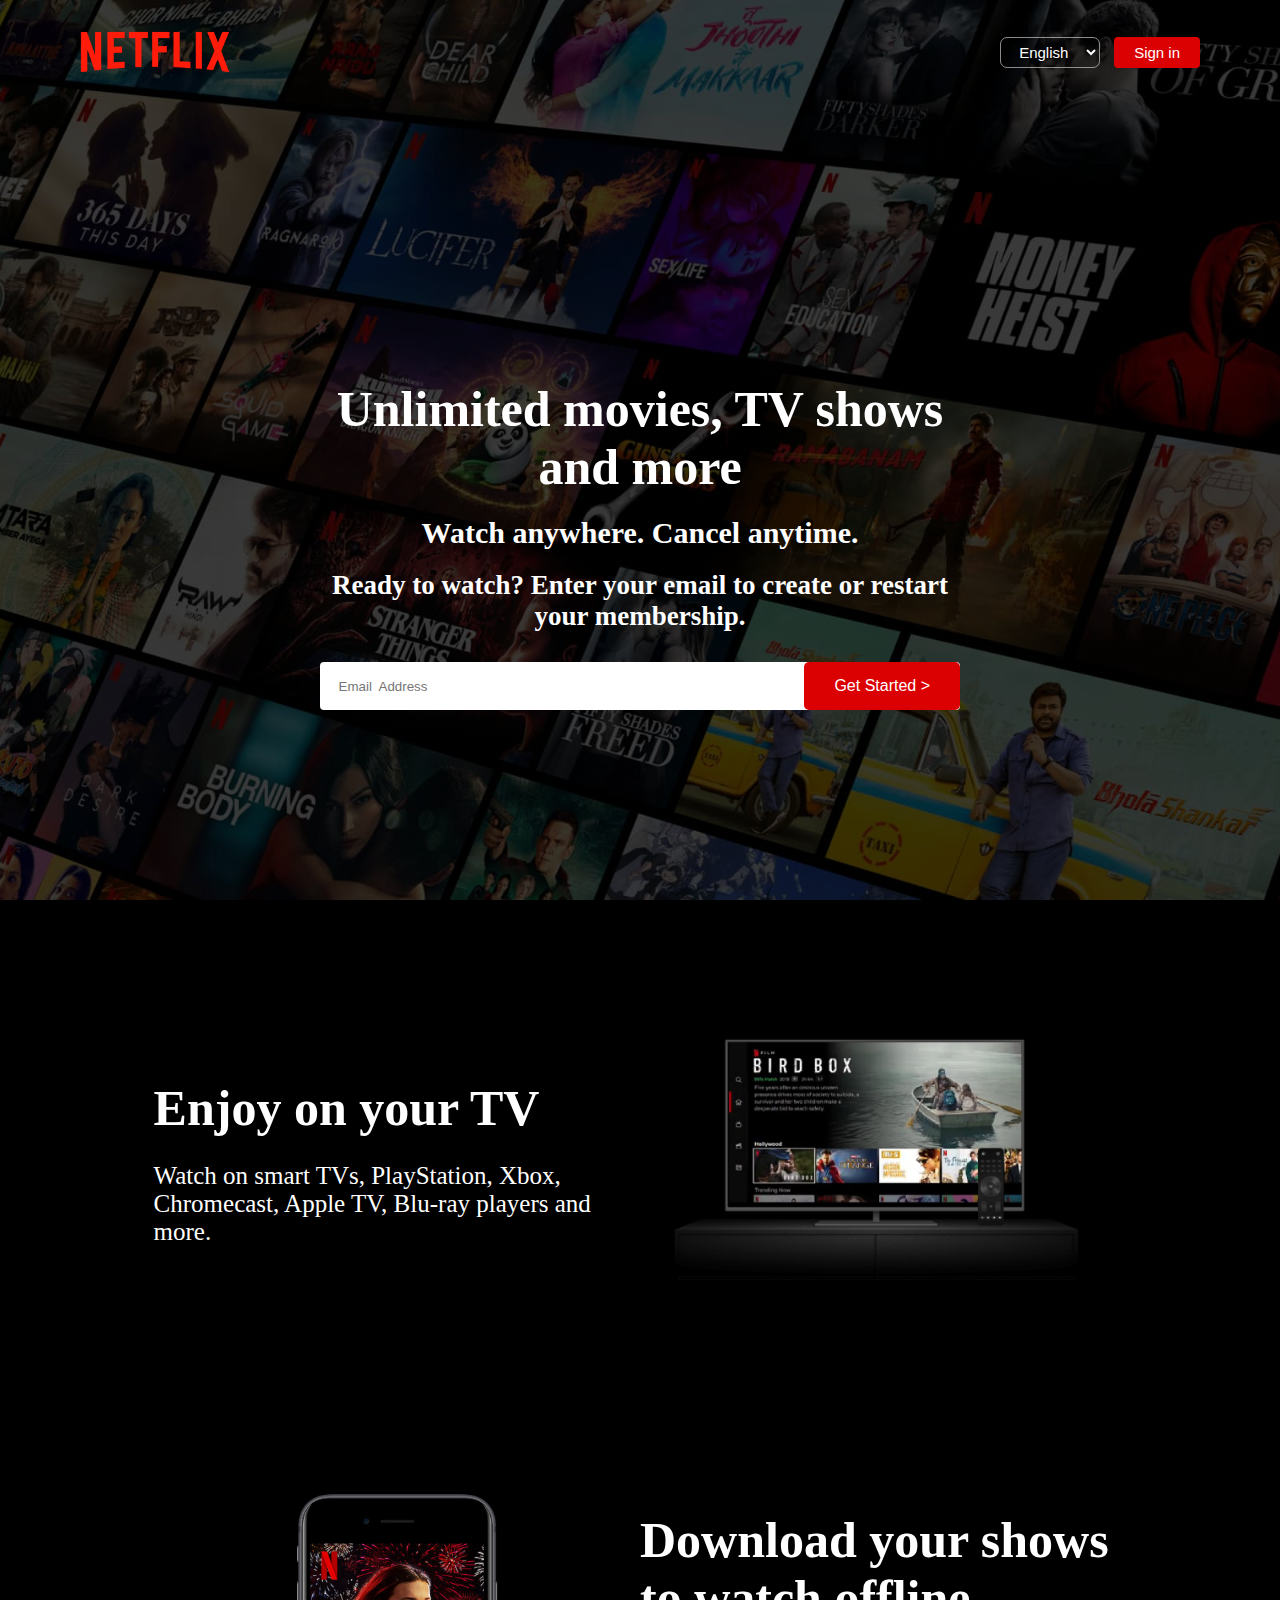
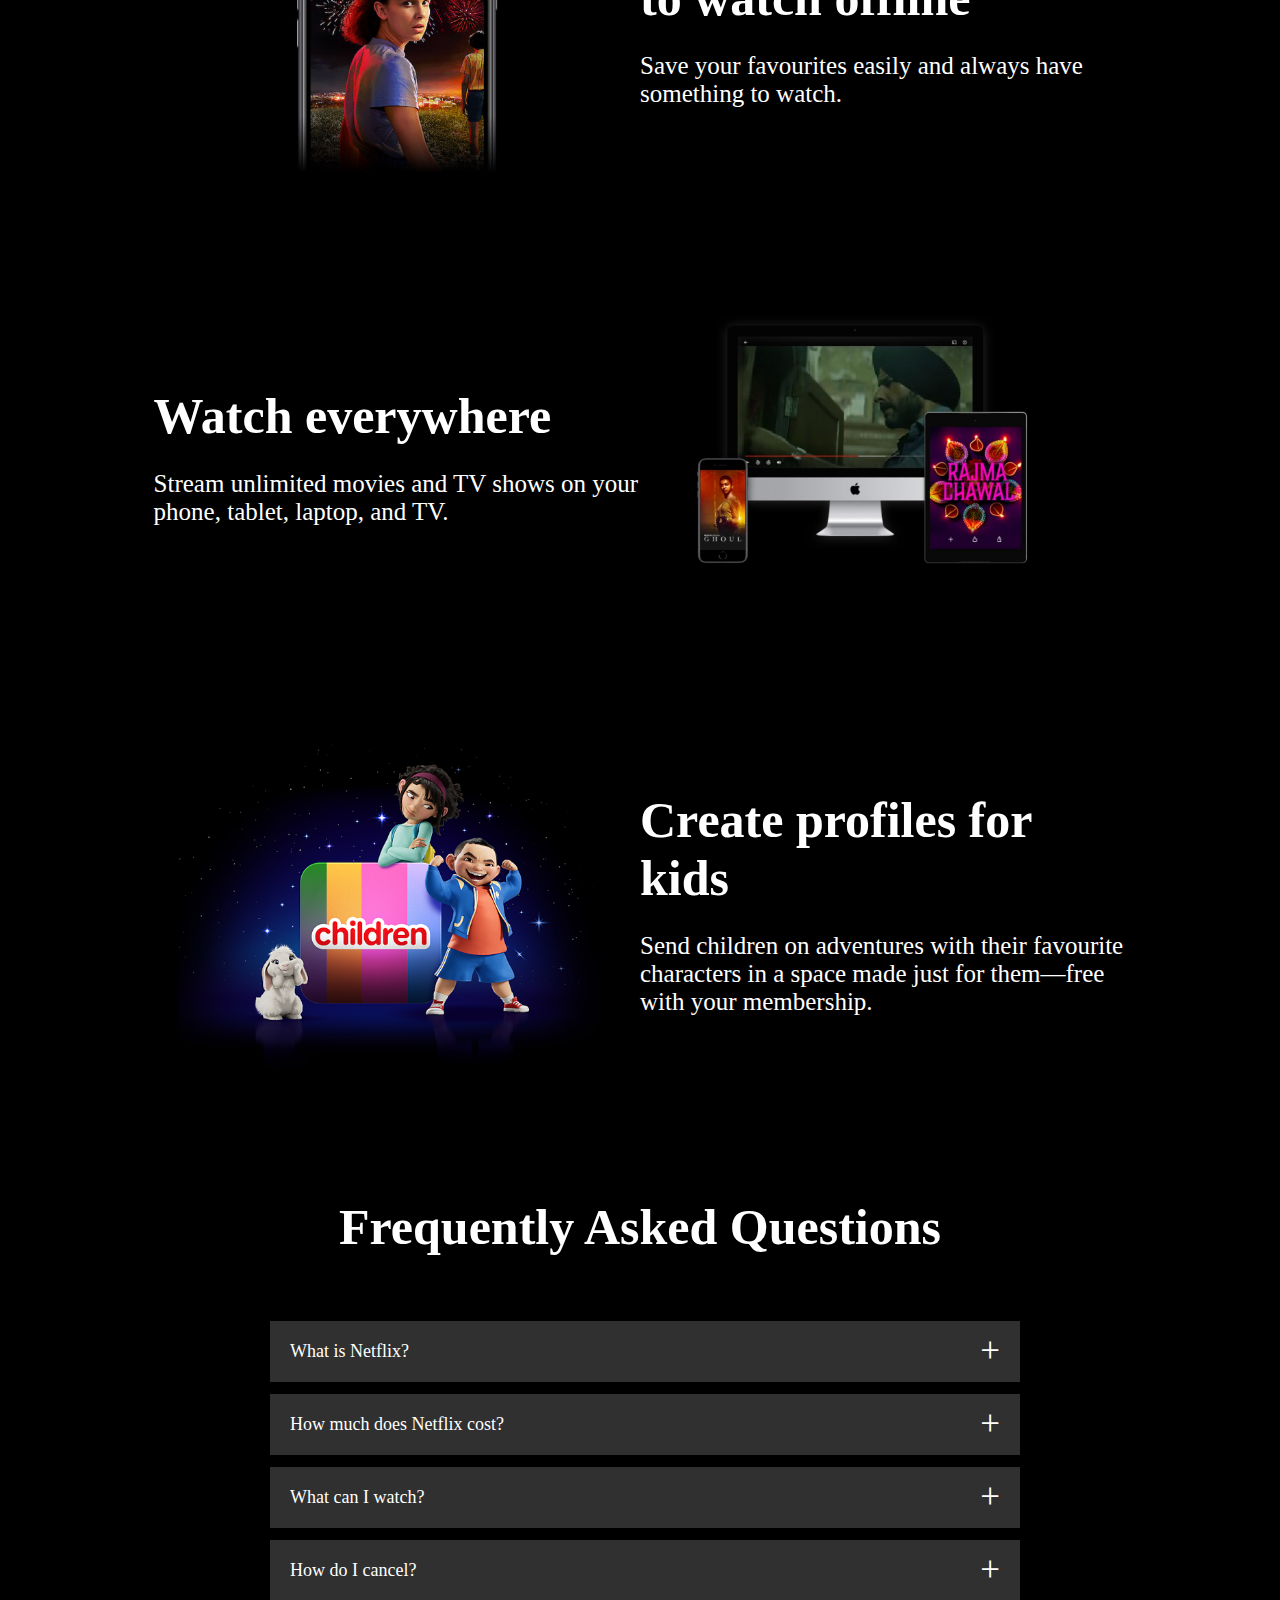
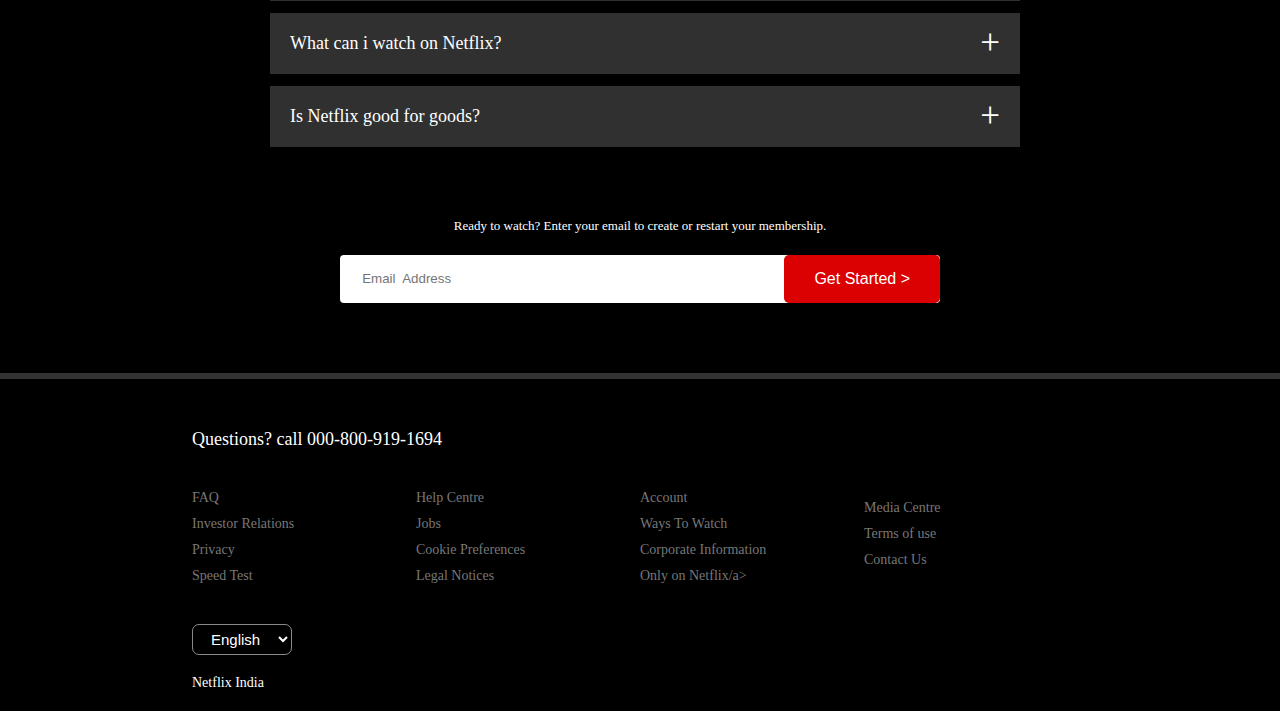
<file: NETFLIX-CLONE/index.html>
<!DOCTYPE HTML>
<html>
<head>
    <meta charset="UTF-8">
    <meta name="viewport" content="width=device-width, initial-scale=1.0">
    <title>Netflix</title>
    <link rel="stylesheet" href="style.css" >

</head>
<body>
    <div class="container">
        <nav>
            <img src= "PICTURES/netflix_logo.png" class="logo">
        <div>
            <select class="language-btn">
                <option> English</option>
                <option>Hindi</option>
            </select>
            <button>Sign in</button>
        </div>
        </nav>
        <div class="contain1">
            <h1> Unlimited movies, TV shows and more </h1>
            <h3> Watch anywhere. Cancel anytime. </h3>
            <h4> Ready to watch? Enter your email to create or restart your membership. </h4>
            <form class="email-signup">
                <input type="email" placeholder="     Email  Address" required>
                <button type="submit">Get Started > </button>
            </form>
        </div>   
    </div>
    <div class="contain2">
        <div class="row">
            <div class="text-col">
                <h2>Enjoy on your TV</h2>
                <p>Watch on smart TVs, PlayStation, Xbox, Chromecast, Apple TV, Blu-ray players and more.</p>
            </div>
            <div class="img-col">
                <img src="PICTURES/netflix-TV.jpg">
            </div>
        </div>
        <div class="row">
            <div class="img-col">
                <img src="PICTURES/netflix-mobile.jpg">
            </div>
            <div class="text-col">
                <h2>Download your shows to watch offline</h2>
                <p>Save your favourites easily and always have something to watch.</p>
            </div>
        </div>
        <div class="row">
            <div class="text-col">
                <h2>Watch everywhere</h2>
                <p>Stream unlimited movies and TV shows on your phone, tablet, laptop, and TV.</p>
            </div>
            <div class="img-col">
                <img src="PICTURES/netflix-watch.jpg">
            </div>
        </div>
        <div class="row">
            <div class="img-col">
                <img src="PICTURES/netflix-cartoon.png">
            </div>
            <div class="text-col">
                <h2>Create profiles for kids</h2>
                <p>Send children on adventures with their favourite characters in a space made just for them—free with your membership.</p>
            </div>
        </div>
    </div>
    <div class="faq">
        <h2>Frequently Asked Questions</h2>
        <ul class="accordion">
            <li>
                <input type="radio" name="accordion" id="first">
                <label for="first">What is Netflix?</label>
                <div class="content">
                    <p>Netflix is a streaming service that offers a wide variety of award-winning TV shows, movies, anime, documentaries and more – on thousands of internet-connected devices.
                      You can watch as much as you want, whenever you want, without a single ad – all for one low monthly price. There's always something new to discover, and new TV shows and movies are added every week!</p>
                </div>
            </li>
            <li>
                <input type="radio" name="accordion" id="second">
                <label for="second">How much does Netflix cost? </label>
                <div class="content">
                    <p>Watch Netflix on your smartphone, tablet, Smart TV, laptop, or streaming device, all for one fixed monthly fee. Plans range from ₹ 149 to ₹ 649 a month. No extra costs, no contracts.</p>
                </div>
            </li>
            <li>
                <input type="radio" name="accordion" id="third">
                <label for="third">What can I watch?</label>
                <div class="content">
                    <p>Watch anywhere, anytime. Sign in with your Netflix account to watch instantly on the web at netflix.com from your personal computer or on any internet-connected device that offers the Netflix app, including smart TVs, smartphones, tablets, streaming media players and game consoles.
                       You can also download your favourite shows with the iOS, Android, or Windows 10 app. Use downloads to watch while you're on the go and without an internet connection. Take Netflix with you anywhere.</p> 
                </div>
            </li>
            <li>
                <input type="radio" name="accordion" id="forth">
                <label for="forth">How do I cancel?</label>
                <div class="content">
                    <p>Netflix is flexible. There are no annoying contracts and no commitments. You can easily cancel your account online in two clicks. There are no cancellation fees – start or stop your account anytime.</p>
                </div>
            </li>
            <li>
                <input type="radio" name="accordion" id="fifth">
                <label for="fifth">What can i watch on Netflix?</label>
                <div class="content">
                    <p>Netflix has an extensive library of feature films, documentaries, TV shows, anime, award-winning Netflix originals, and more. Watch as much as you want, anytime you want.</p> 
                </div>
            </li>
            <li>
                <input type="radio" name="accordion" id="sixth">
                <label for="sixth">Is Netflix good for goods?</label>
                <div class="content">
                    <p>The Netflix Kids experience is included in your membership to give parents control while kids enjoy family-friendly TV shows and films in their own space.
                      Kids profiles come with PIN-protected parental controls that let you restrict the maturity rating of content kids can watch and block specific titles you don’t want kids to see.</p> 
                </div>
            </li>
        </ul>
        <small>Ready to watch? Enter your email to create or restart your membership.</small>
        <form class="email-signup">
            <input type="email" placeholder="      Email  Address" required>
            <button type="submit">Get Started > </button>
        </form>
    </div>
    <div class="footer">
        <h2>Questions? call 000-800-919-1694</h2>

        <div class="row">
            <div class="col">
                <a href="#">FAQ</a>
                <a href="#">Investor Relations</a>
                <a href="#">Privacy</a>
                <a href="#">Speed Test</a>
            </div>
            <div class="col">
                <a href="#">Help Centre</a>
                <a href="#">Jobs</a>
                <a href="#">Cookie Preferences</a>
                <a href="#">Legal Notices</a>
            </div>
            <div class="col">
                <a href="#">Account</a>
                <a href="#">Ways To Watch</a>
                <a href="#">Corporate Information</a>
                <a href="#">Only on Netflix/a>
            </div>
            <div class="col">
                <a href="#">Media Centre</a>
                <a href="#">Terms of use</a>
                <a href="#">Contact Us</a>
            </div>
        </div>
        <select class="language-btn">
            <option> English</option>
            <option>Hindi</option>
        </select>
        <p class="copyright-txt">Netflix India</p>
    </div>

</body>
</html>
</file>
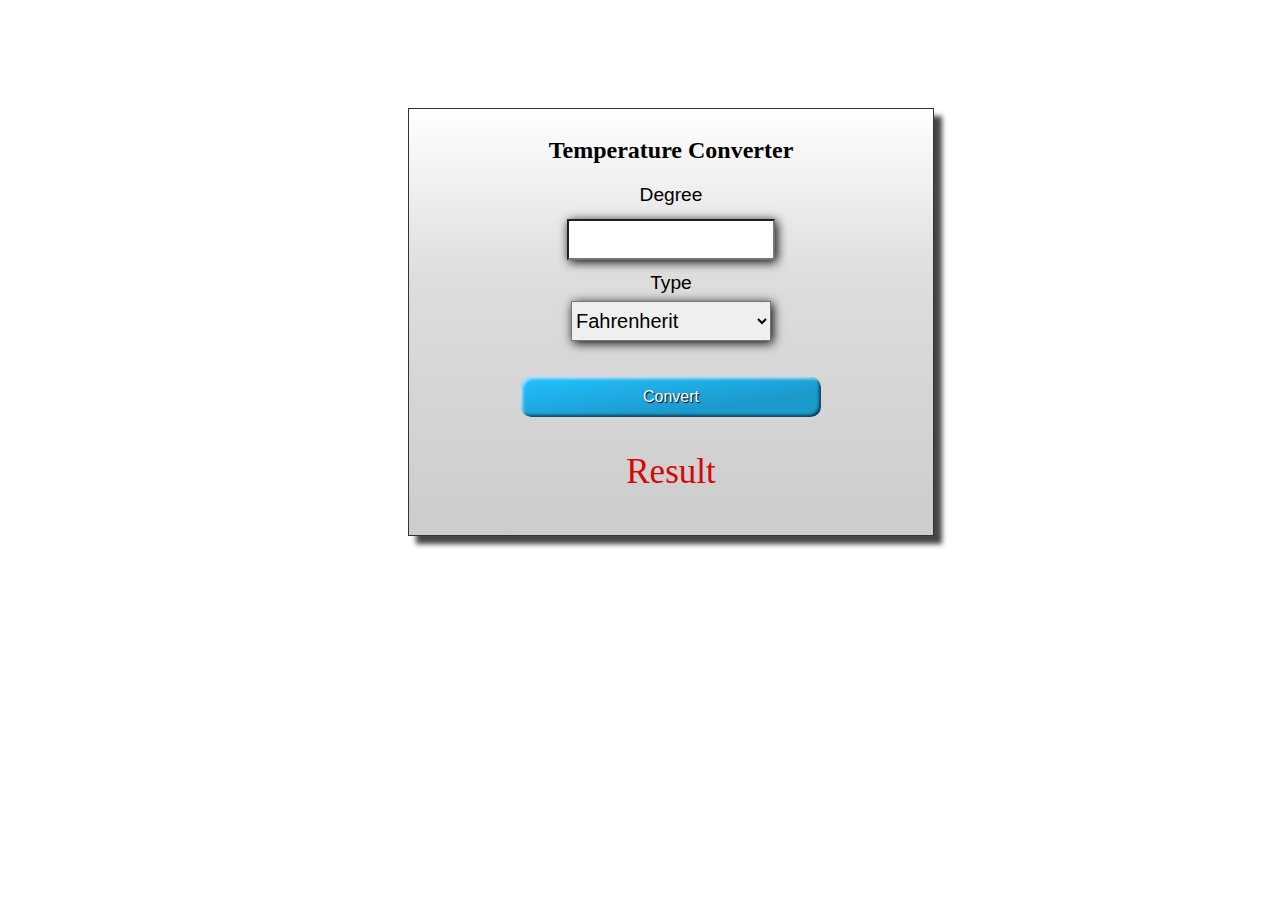
<file: Temperature Converter/temparature.html>
<!DOCTYPE html>
<html lang="en">
<head>
    <meta charset="UTF-8">
    <meta name="viewport" content="width=device-width, initial-scale=1.0">
    <title>Temperature Converter</title>
</head>
<body>
    <link rel="stylesheet" href="temp.css" />
   
    <div class="shadowbox" >
          <h2>Temperature Converter</h2>
        <form>
            <label for="lastName" class="degs">Degree</label>
            <input name="degree" type="number" class="deg" />
            <label for="type" class="typ">Type </label>
        <select name="type" class="unit" >
            <option >Fahrenherit</option>
            <option>Celcius</option>
            <option>Kelvin</option>
        </select> <br><br><br> 

        <button class="favorite styled" type="button">Convert</button>
        </form>
            <div class="output">
              <p>Result </p>
    </div>
              
      <script src="tempConvert.js"></script>
   </body>
</html>
</file>
<file: NETFLIX-CLONE/style.css>
*{
    margin: 0;
    padding: 0;
}

body{
    background: #000;
    color: #fff;
}

.container{
    width: 100%;
    height: 100vh;
    background-image: linear-gradient(rgba(0,0,0,0.7),rgba(0,0,0,0.7),rgba(0,0,0,0.7)),url("PICTURES/netflix.jpg");
    background-position: center;
    background-size: cover;
    padding: 10px,8%;
    position: relative;
}

nav{
    display: flex;
    align-items: center;
    justify-content: space-between;
    padding: 10px 0;
}

.logo{
    width: 150px;
    cursor: pointer;
    margin-left: 80px;
}

nav button{
    border: 0;
    outline: 0;
    background: #db0001;
    color: #fff;
    padding: 7px 20px;
    font-size: 12px;
    border-radius: 4px;
    font-size: 15px;
    margin-right: 80px;
    cursor: pointer;
}

.language-btn{
    display: inline-flex;
    align-items: center;
    background: transparent;
    border: 0.5px solid #ccccccad;
    padding: 5px 14px;
    margin-right: 10px;
    font-size: 15px;
    color: #fff;
    border-radius: 7px;
}

h1{
    color: white;
    text-align: center;
    margin-top: 130px;
    font-size: 50px;
    font-family: Segoe UI;
}

h3{
    color: white;
    text-align: center;
    margin-top: 20px;
    font-size: 30px;
}

h4{
    color: white;
    text-align: center;
    margin-top: 20px;
    font-size: 27px;
}

.contain1{
    position: absolute;
    top: 50%;
    left: 50%;
    transform: translate(-50%,-50%);
    text-align: center;
    margin-top: 30px;

}

.email-signup{
    background: #fff;
    border-radius: 4px;
    display: flex;
    align-items: center;
    margin-top: 30px;
    overflow: hidden;
}

.email-signup input{
    flex: 1;
    border: 0;
    outline: 0;
    margin-right: 20px;
}

.email-signup button{
    background: #db0001;
    border: 0;
    outline: 0;
    color: #fff;
    font-size: 16px;
    cursor: pointer;
    padding: 15px 30px;
    border-radius: 5px;
}

.contain2{
    padding: 50px 12%;
    font-size: 22px;
}

.row{
    display: flex;
    width: 100%;
    align-items: center;
    flex-wrap: wrap;
     padding: 50px 0; 
}

.text-col{
    flex-basis: 50%;
    margin-bottom: 20px;
}

h2{
    color: white;
    font-size: 50px;
    font-weight: bold;
    font-family: Segoe UI;
}

p{
    color: white;
    font-size: 25px;
    margin-top: 25px;
}

.img-col{
    flex-basis: 50%;
    margin-bottom: 20px;
}

.img-col img{
    display: block;
    margin: auto;
    width: 90%;
}

.faq{
    padding: 10px 12%;
    text-align: center;
    font-size: 18px;
}

.accordion{
    margin: 60px auto;
    width: 100%;
    max-width: 750px;
}

.accordion li{
    list-style: none;
    width: 100%;
    padding: 5px;
}

.accordion li label{
    display: flex;
    align-items: center;
    padding: 20px;
    font-size: 18px;
    font-weight: 500;
    background: #303030;
    margin-bottom: 2px;
    cursor: pointer;
    position: relative;
}

label::after{
    content: '+';
    font-size: 35px;
    position: absolute;
    right: 20px;
    transition: transform 0.5s;
}

input[type="radio"]{
    display: none;
}

.accordion .content{
    background: #303030;
    text-align: left;
    padding: 0 20px;
    max-height: 0;
    overflow: hidden;
    transition: max-height 0.5s, padding 0.5s;
}

.accordion input[type="radio"]:checked+label+.content{
    max-height: 600px;
    padding: 30px 20px;
}

.accordion input[type="radio"]:checked+label::after{
    transform: rotate(135deg);
}

.faq .email-signup{
    max-width: 600px;
    margin: 20px auto 60px;
}

.faq small{
    font-size: 13px;
}

 .footer{
    padding: 50px 15% 10px;
    border-top: 6px solid #333;
    color:#777;
} 

.footer h2{
    font-size: 18px;
    font-weight: 400;
    margin-bottom: 30px;
}

.footer .col{
    flex-basis: 25%;
    flex-grow: 1;
    margin-bottom: 20px;
}

.footer .col a{
    display: block;
    text-decoration: none;
    color: #777;
    font-size: 14px;
    margin-bottom: 10px;
}

.footer .row{
    align-items: flex-start;
    padding: 10px 0;
}

.copyright-txt{
    font-size: 14px;
    margin-top: 20px;
    margin-bottom: 10px;
}
</file>
<file: Temperature Converter/temp.css>
body{
    align-content: center;
    padding-left: 400px;
    padding-top: 100px;
}

.shadowbox {
    width: 500px;
    text-align: center;
    border: 1px solid #333;
    box-shadow: 8px 8px 5px #444;
    padding: 8px 12px;
    background-image: linear-gradient(180deg, #fff, #ddd 40%, #ccc);
  }

  label {
    display: block;
    font:
      1rem 'Fira Sans',
      sans-serif;
      font-size: larger;
  }
  
  input,
  label {
    margin: 0.4rem 0;
  }

  .degs{
    font-weight: arial;
  }
  .typ{
    font-weight: arial;
  }

  .unit{
   height: 40px;
    width:200px;
    font-size: 20px;
    box-shadow: 2px 2px 10px black;
   
  }
  .deg{
    height: 35px;
     width:200px;
     font-size: 20px;
     box-shadow: 2px 2px 10px black;
   }

  .styled {
    border: 0;
    width: 300px;
    line-height: 2.5;
    padding: 0 20px;
    font-size: 1rem;
    text-align: center;
    color: #fff;
    text-shadow: 1px 1px 1px #000;
    border-radius: 10px;
    background-color: rgb(34, 192, 255);
    background-image: linear-gradient(to top left, rgba(0, 0, 0, 0.2), rgba(0, 0, 0, 0.2) 30%, rgba(0, 0, 0, 0));
    box-shadow:
      inset 2px 2px 3px rgba(255, 255, 255, 0.6),
      inset -2px -2px 3px rgba(0, 0, 0, 0.6);
  }
  
  .styled:hover {
    background-color: rgb(14, 228, 217);
  }
  
  .styled:active {
    box-shadow:
      inset -2px -2px 3px rgba(255, 255, 255, 0.6),
      inset 2px 2px 3px rgba(0, 0, 0, 0.6);
  }

  .output{
    color: rgb(213, 7, 7);
    font-size: 35px ;
     font-family: 'britannic bold';
    text-align: center;

  }
</file>
